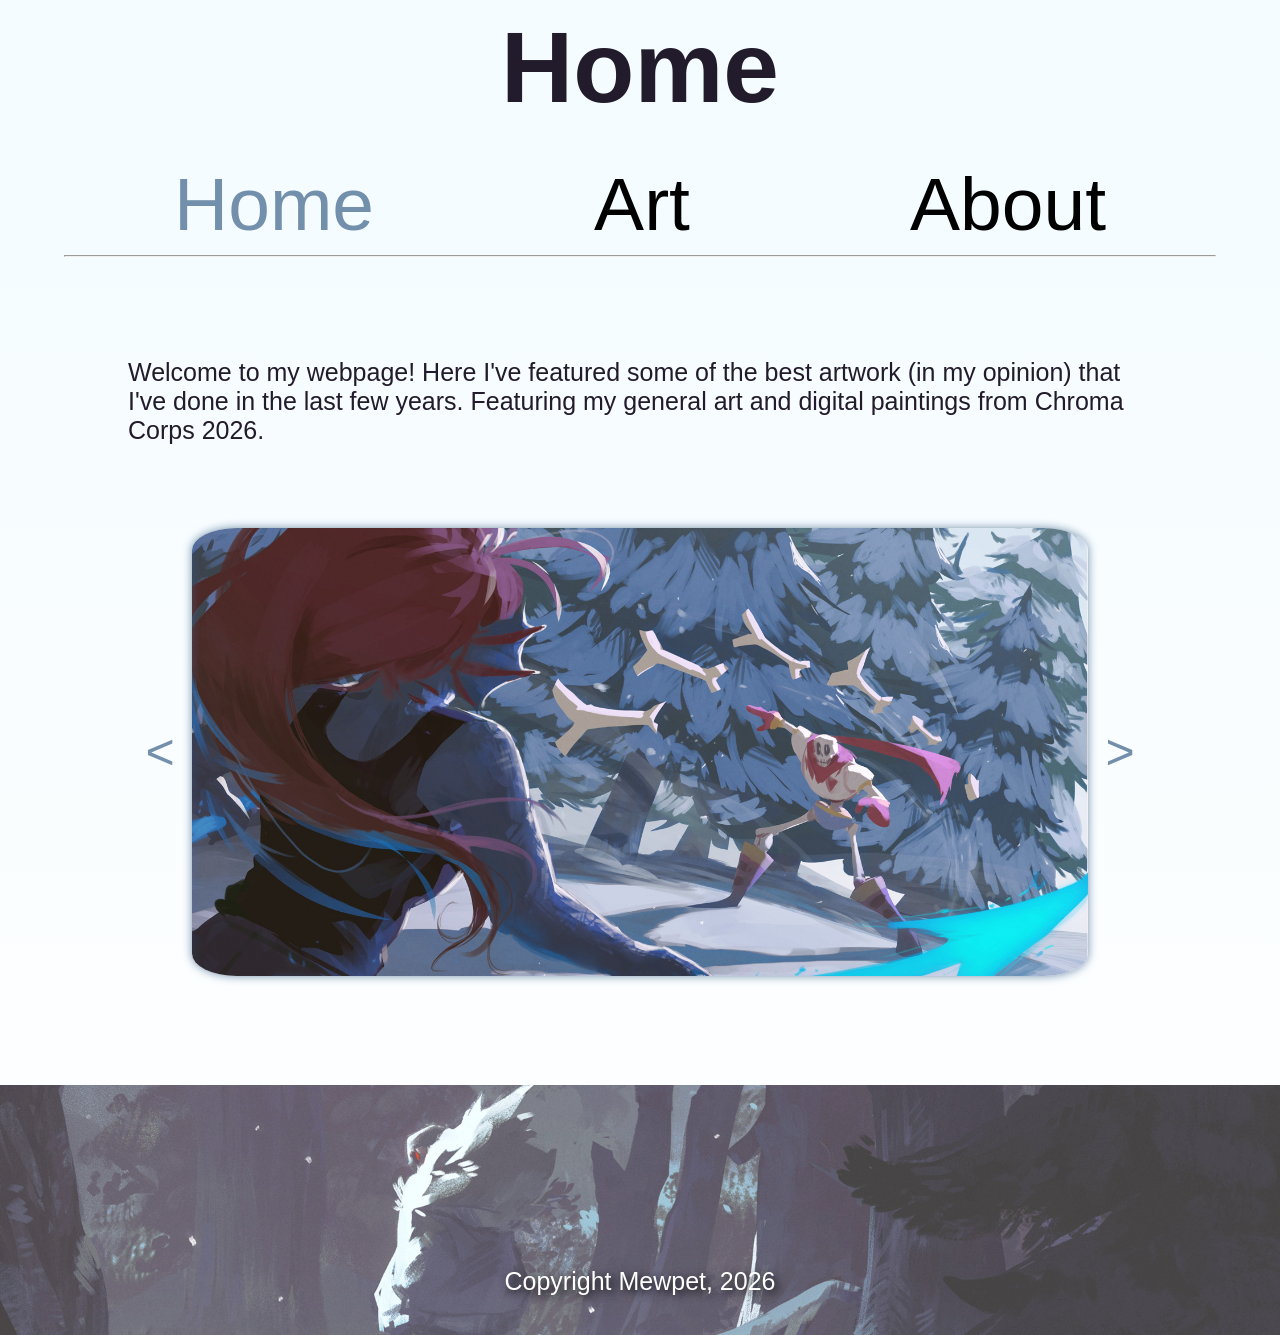
<file: index.html>
<!DOCTYPE html>
<html lang="en">
<head>
    <meta charset="UTF-8">
    <meta name="viewport" content="width=device-width, initial-scale=1.0">
    <title>Home</title>
    <link rel="stylesheet" href="css/design.css">
</head>
<body>
    <header>
        <div id="title-bar">
            <h1>Home</h1>
            <p id="menu-icon" role="button" tabindex="0">≡</p>
        </div>
    
        <nav id="nav" class="hidden">
            <ul>
                <li><a href="index.html" class="current-link">Home</a></li>
                <li><a href="art.html">Art</a></li>
                <li><a href="about.html">About</a></li>
            </ul>
            <hr>
        </nav>
    </header>
    <main>
            <p id="intro">
                Welcome to my webpage! Here I've featured some of the best artwork (in my opinion) that I've done in the last few years.
                Featuring my general art and digital paintings from Chroma Corps 2026.
            </p>
            <div id="carousel">
                <button tabindex="0" id="carousel-left"><</button>
                <img id="carousel-image" src="" alt="Artwork">
                <button tabindex="0" id="carousel-right">></button>
            </div>
            
        </main>
    
    <footer>
        <img src="images/landscape snowy forest.jpg" alt="">
        <p>Copyright Mewpet, 2026</p>
    </footer>
</body>

<script src="js/mobile-dropdown-menu.js"></script>
<script src="js/carousel.js"></script>
</html>
</file>
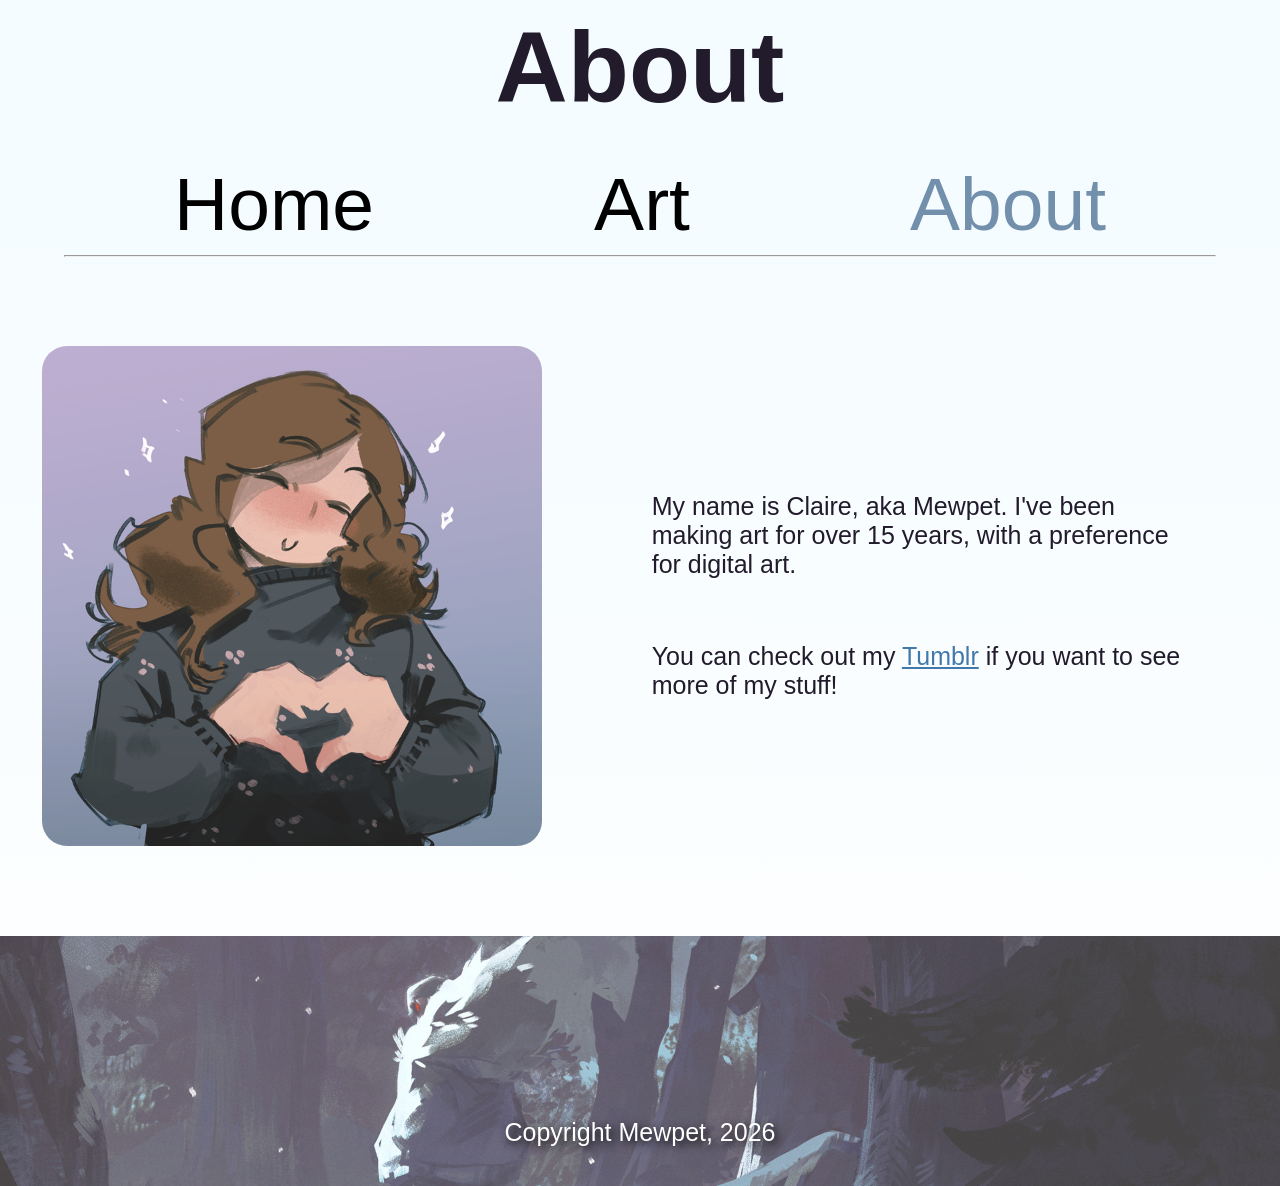
<file: about.html>
<!DOCTYPE html>
<html lang="en">
<head>
    <meta charset="UTF-8">
    <meta name="viewport" content="width=device-width, initial-scale=1.0">
    <title>About</title>
    <link rel="stylesheet" href="css/design.css">
</head>
<body>
    <header>
        <div id="title-bar">
            <h1>About</h1>
            <p id="menu-icon" role="button" tabindex="0">≡</p>
        </div>
            
        <nav id="nav" class="hidden">
            <ul>
                <li><a href="index.html" >Home</a></li>
                <li><a href="art.html" >Art</a></li>
                <li><a href="about.html" class="current-link">About</a></li>
            </ul>
            <hr>
        </nav>
    </header>
    <main>
        <img id="inline-picture" src="images/Me-2026.png" alt="It's a bad MS paint drawing of a girl">
        <div class="content">
            <p>My name is Claire, aka Mewpet. I've been making art for over 15 years, with a preference for digital art.</p>
            <p>You can check out my <a href="https://mewpet.tumblr.com">Tumblr</a> if you want to see more of my stuff!</p>
        </div>
        
    </main>
    <footer>
        <img src="images/landscape snowy forest.jpg" alt="">
        <p>Copyright Mewpet, 2026</p>
    </footer>
</body>

<script src="js/mobile-dropdown-menu.js"></script>
</html>
</file>
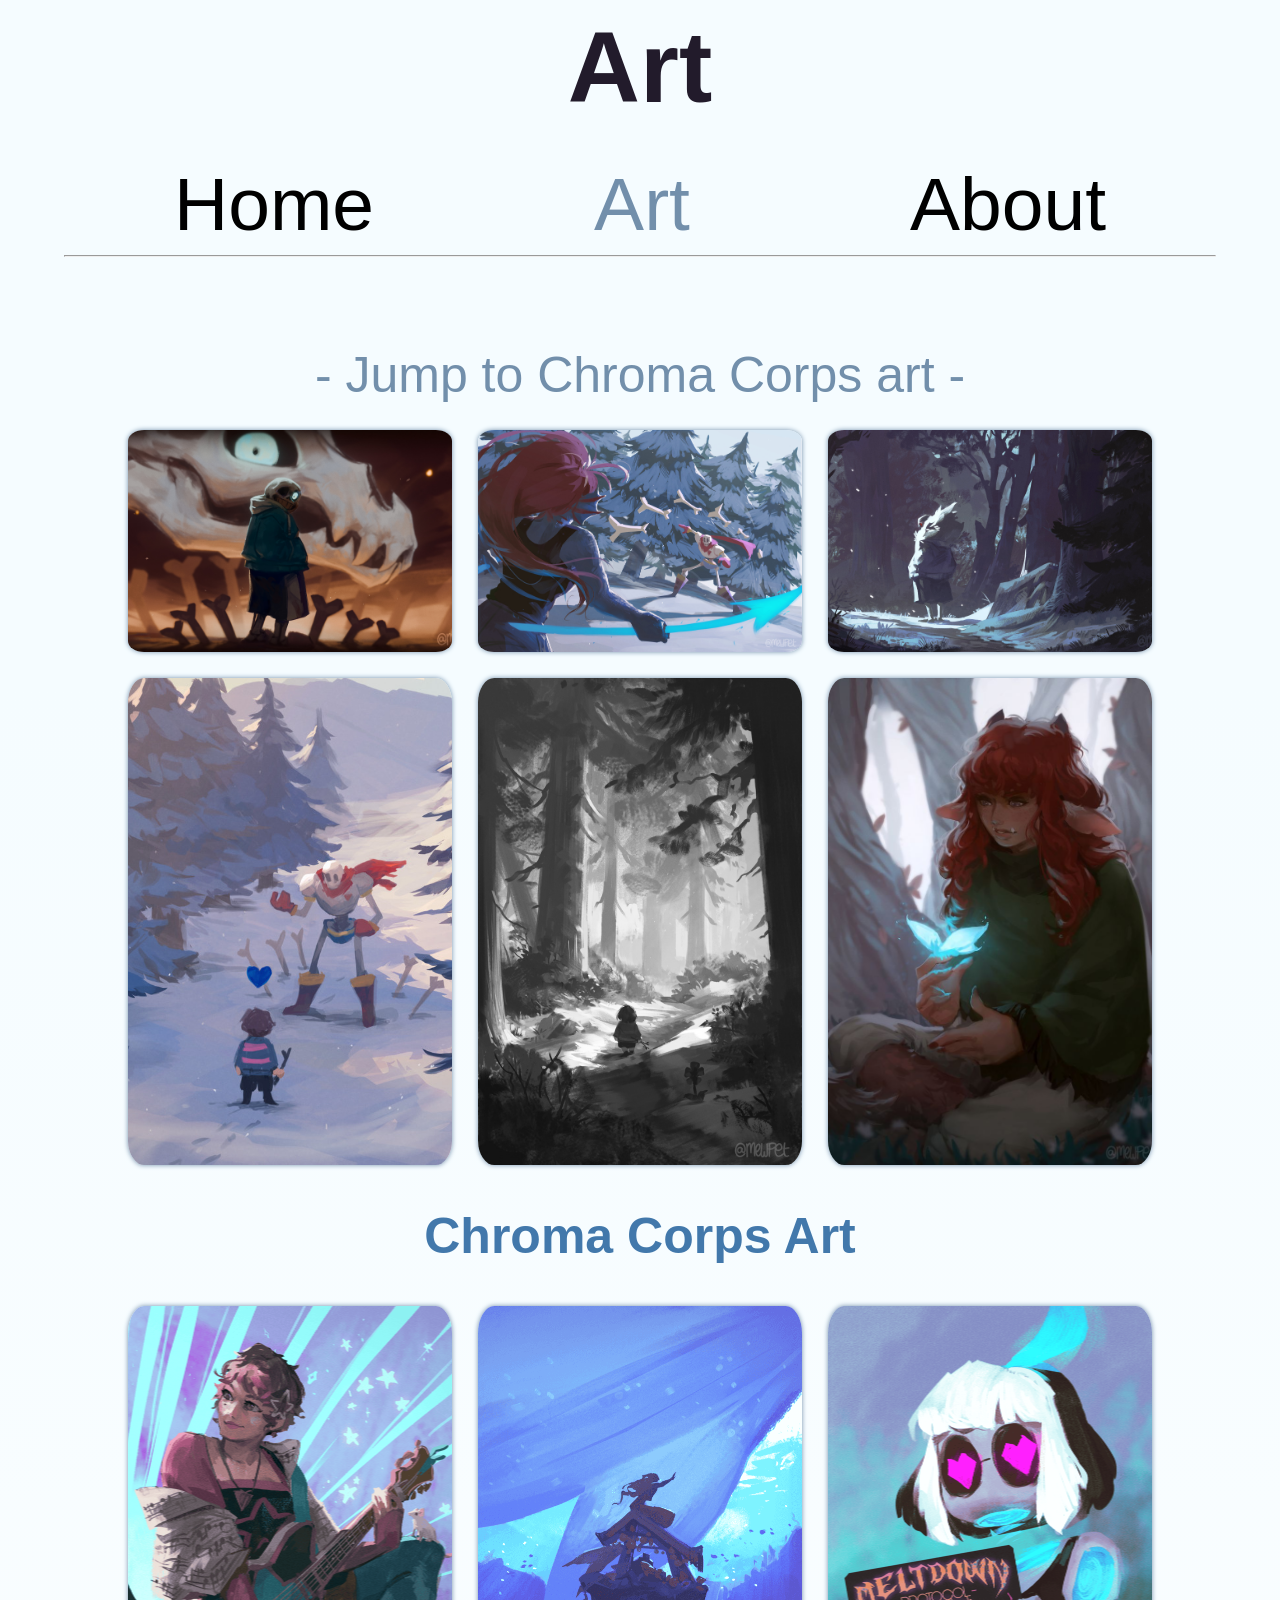
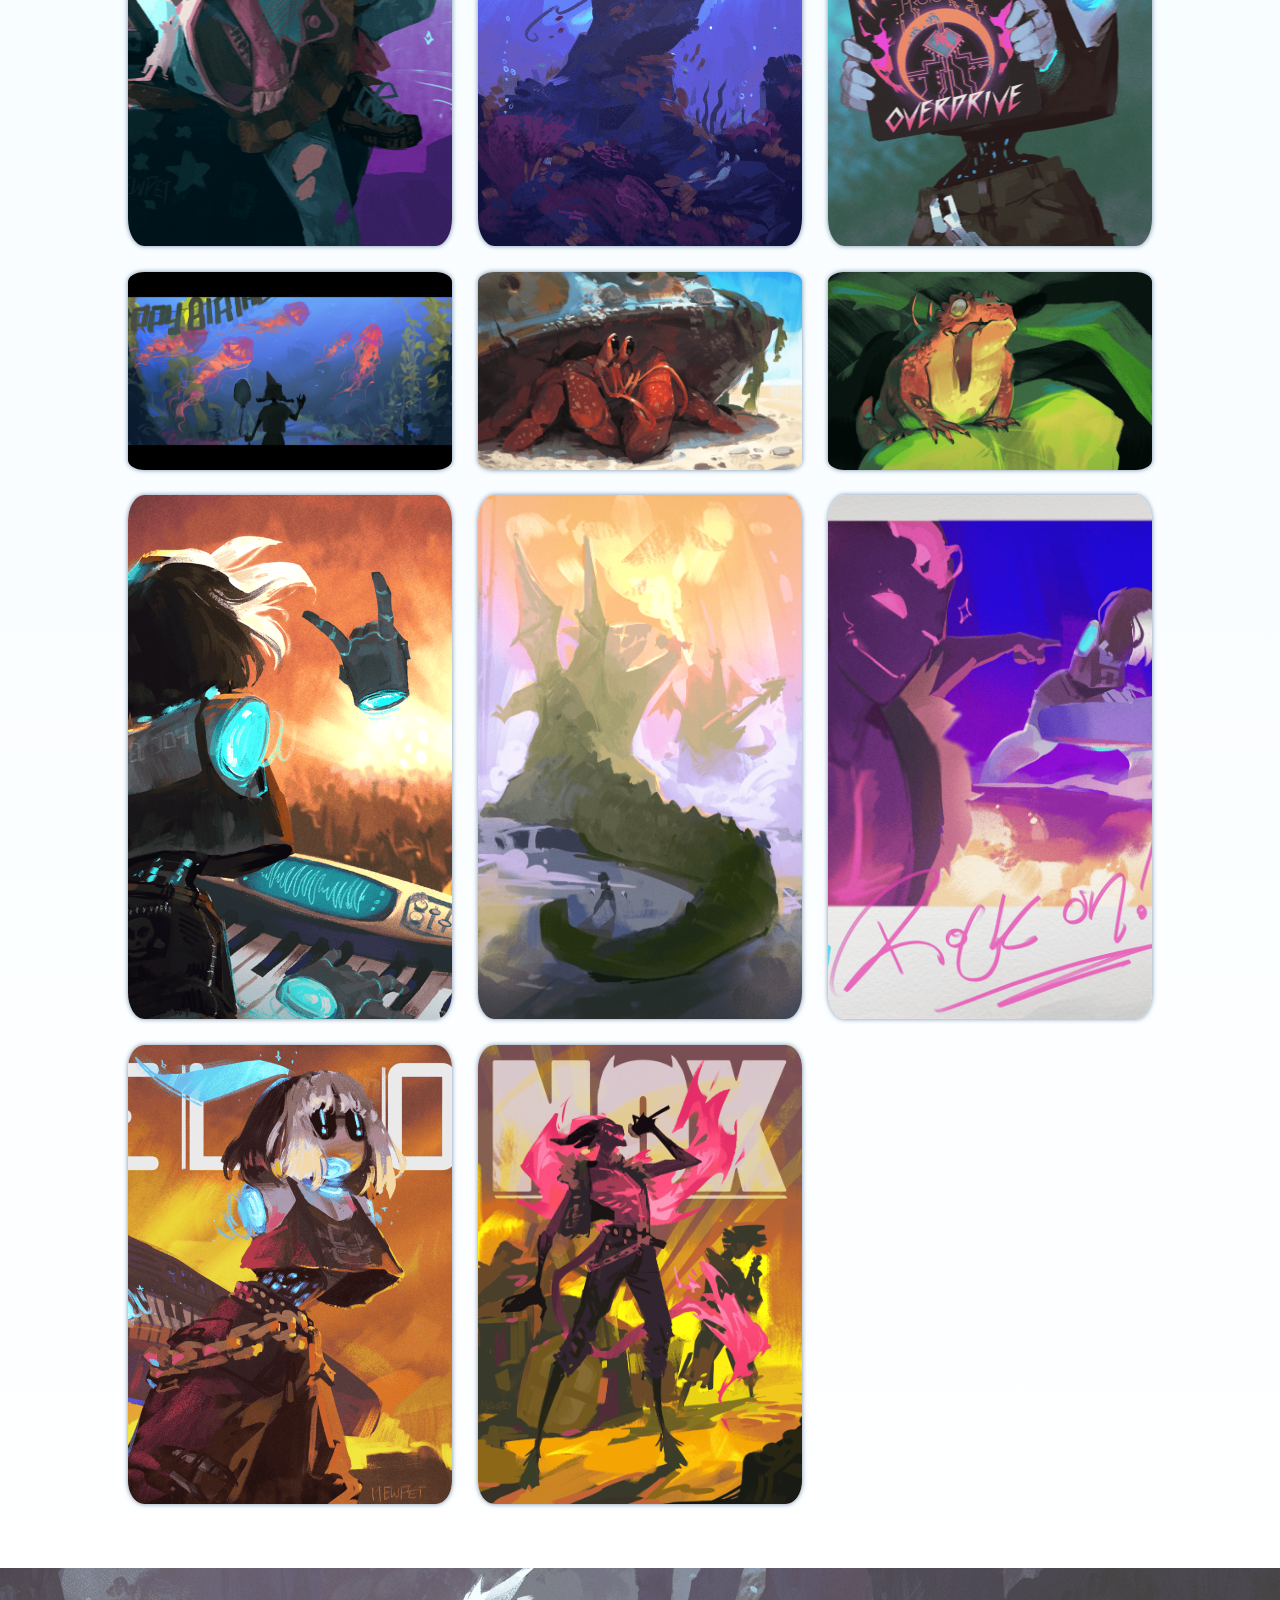
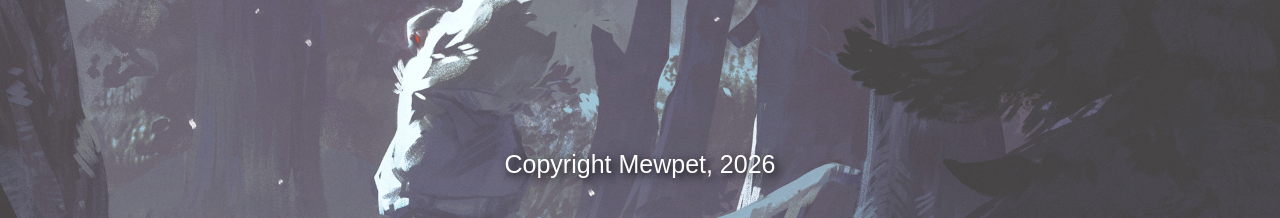
<file: art.html>
<!DOCTYPE html>
<html lang="en">
<head>
    <meta charset="UTF-8">
    <meta name="viewport" content="width=device-width, initial-scale=1.0">
    <title>Art</title>
    <link rel="stylesheet" href="css/design.css">
</head>
<body>
    <header>
        <div id="title-bar">
            <h1>Art</h1>
            <p id="menu-icon" role="button" tabindex="0">≡</p>
        </div>
    
        <nav id="nav" class="hidden">
            <ul>
                <li><a href="index.html">Home</a></li>
                <li><a href="art.html" class="current-link">Art</a></li>
                <li><a href="about.html">About</a></li>
            </ul>
            <hr>
        </nav>
    </header>
    <main>
        <nav aria-label="Art Sections" class = "sub-nav">
            <ul>
                <li><a href="#chroma-art">- Jump to Chroma Corps art -</a></li>
            </ul>

        </nav>
        <div class="images" id="main-art">
            <img class="landscape" src="images/splash art sans gaster blaster.jpg" 
            alt="A colour painting of Sans from Undertale, a huge animal skull floats behind him"
            description = "Sans from Undertale.">
            <img class="landscape" src="images/landscape papyrus undyne.jpg" 
            alt="A dynamic colour painting of Papyrus and Undyne from Undertale, they are in the middle of a sparring match."
            description = "Papyrus and Undyne from Undertale sparring.">
            <img class="landscape" src="images/landscape snowy forest.jpg" 
            alt="An atmospheric colour landscape painting of a snowy forest. A large figure stands in the middle, looking back at the viewer ominously"
            description = "Environment practice.">
            <img class="landscape" src="images/landscape youre blue now.jpg" 
            alt="A colour painting of Papyrus and Frisk from Undertale in a snowy forest."
            description = "Frisk and Papyrus from Undertale meeting.">
            <img class="portrait" src="images/black and white forest.jpg" 
            alt="A black and white painting of a forest, there is a winding path between them with a small child walking along it"
            description = "An inktober piece.">
            <img class="portrait" src="images/portrait miya butterfly.jpg" 
            alt="A colour painting of a girl with goat ears and horns, she is holding a glowing blue butterfly"
            description = "My original character, Miya.">
            
        </div>
        <h2 id = "chroma-art">Chroma Corps Art</h2>
        <div class="images">
            <img class = "portrait" src="images/Day 1 - Fanart.png" 
            alt="A fanart painting of another contestant's character. She is contempary punk, leaning against an amp with her guitar. Several cute mice climb over her."
            description = "Day 1 - Fanart of Celia's character.">
            <img class = "portrait" src="images/Day 14 - underwater shrine.png" 
            alt="A painting of an underwater scene. A small shrine sits atop a rock outcropping. A mermaid sits on top of the shrine, reaching towards a ginat whale passing overhead."
            description = "Day 14 - Underwater Shrine.">
            <img class = "landscape" src="images/Day 7 - album cover.png" 
            alt="A painting of robot character holding a brightly coloured album cover."
            description = "Day 7 - Album Cover.">
            <img class = "landscape" src="images/Day 9 - jellyfish party.png" 
            alt="A paintinig of a childs birthday party at an aquarium. A girl stands against the glass, holding a balloon. Brightly coloured jellyfish float by in the tank."
            description = "Day 9 - Jellyfish Party.">
            <img class = "landscape" src="images/Day 2 - hermit crab.png" 
            alt="A painting of a red hermit crab in a brightly lit environment. For a shell he has chosen an old handpan."
            description = "Day 2 - Hermit Crab">
            <img class = "landscape" src="images/day 16 - zombie dragon toad.png" 
            alt="A brightly coloured painting of an animal hybrid mix of toad, dragon and zombie."
            description = "Day 16 - Zombie-Dragon-Toad.">
            <img class = "landscape" src="images/day 19 - insane guitar solo.png" 
            alt="A painting of a concert, a robot character with its back facing us, looking out over a huge crowd. She's playing a floating keyboard."
            description = "Day 19 - Insane Guitar Solo">
            <img class = "portrait" src="images/Day 25 - nightmare battle.png" 
            alt="A painting of a nightmare scenario where a small robot character is surrounded by two giant dragon-like dinosaurs, playing guitar and firebreathing."
            description = "Day 25 - Nightmare Battle">
            <img class = "landscape" src="images/day 30 - rock on.png" 
            alt="A polaroid-style painting of two characters. One is holding the 'camera' for a selfie. Behind him, a robot character is visible, playing keyboard."
            description = "Day 30 - Rock On">
            <img class = "landscape" src="images/melody-splashart.png" 
            alt="A painting featuring a robot character called MEL-004. She is standing in front of her instrument, a floating electronic keybaord."
            description = "Cadet Sheet for Mel-004">
            <img class = "portrait" src="images/Nox-Splashart-fixed.png" 
            alt="A painting featuring a demon-like character with fiery hair and tail called Nox. He is singing into a microphone."
            description = "Cadet Sheet for Nox">
        </div>
        
    </main>
    <div id="enlarged-image" class = "hidden">
    </div>
    <footer>
        <img src="images/landscape snowy forest.jpg" alt="">
        <p>Copyright Mewpet, 2026</p>
    </footer>
</body>

<script src="js/mobile-dropdown-menu.js"></script>
<script src="js/image-click-enlarge.js"></script>
</html>
</file>
<file: css/design.css>
:root{
    --main-colour: #221b2b;
    --mid-colour: #728FAB;
    --accent-colour:#4278ab;
    --bright-colour:rgba(255,255,255,.8);
    --background-colour:linear-gradient(0deg, white 0%, #f5fcff 80%);
    --normal-font-size:min(25px, 10vw);
}

body{
    font-family:Verdana, Geneva, Tahoma, sans-serif;
    margin:0;
    padding:0;
    border:0;
    color: var(--main-colour);
    background: var(--background-colour);
}
a{
    color: #4278ab;
}
p{
    max-width: 80%;
    justify-self:center;
    padding: 1% 3%;
    font-size: var(--normal-font-size);

}
button{
    background-color: rgba(0,0,0,0);
    border:none;
    color: var(--mid-colour);
}
header{
    padding:0 5%;
}
#title-bar{
    display: grid;
    grid-template-columns: 75% 25%;
    align-items: center;
    height:min(15vh,30vw);
}
h1{
    display: inline-block;
    font-size: min(20vw, 100px, 20vh);
    text-align: center;
    border:0;
    margin:0;
    padding:0;
}
h2{
    width:100%;
    text-align: center;
    font-size: min(9vw, 50px);
    color: var(--accent-colour);
}
#menu-icon{
    font-size: min(17vw, 85px, 15vh);
    padding: 0;
    border:0;
    margin:0;
    text-align: center;
}
#menu-icon:hover{
    cursor:pointer;
}
nav>ul{
    margin:0;
    margin-top:2vw;
    padding:0;
    display: flex;
    flex-direction: column;
    font-size:min(12vw, 75px);
    list-style-type: none;
    text-align: center;
}
nav a{
    display: inline-block;
    text-decoration: none;
    color: black;
    transition: transform 1s;
}
nav a:hover{
    color:var(--accent-colour);
    transform:scale(1.1, 1.1);
}

.sub-nav{
    width: 100%;
}
.sub-nav ul{
    font-size:min(5vw, 50px);
    margin-bottom: 2vw;
}

.sub-nav a{
    color: var(--mid-colour);
    transition: none;
}


header{
    margin-bottom: 5%;
}

.current-link{
    color: var(--mid-colour);
}

@keyframes drop-down{
    from{top:-30px;
    opacity: 0}
    to{top:0px; opacity:1};
}
@keyframes fade-in{
    from{opacity:0}
    to{opacity:1};
}
@keyframes fade-out{
    from{opacity:1};
    to{opacity:0};
}
@keyframes fade-between{
    0%{opacity:1};
    50%{opacity:0};
    100%{opacity: 1};
}
.fade-between{
    animation:fade-between 1s;
}
.fade-out{
    animation:fade-out 1s forwards;
}
.fade-in{
    animation:fade-in 1s;
}
.hidden{
    display:none;
}
.visible-no-animation{
    position:relative;
    animation:fade-in 0.5s;
}
.visible{
    position:relative;
    animation:drop-down .8s;
}
main{
    display: grid;
    grid-template-columns: 1fr;
    min-height:50vh;
}
main .content{
     display:grid;
    }
main>div{
        justify-self: center;
        max-width:90vw;
    }
#inline-picture{
    justify-self:center;
    width:75vw;
    aspect-ratio: 1;
    border-radius: 5%;
}
#carousel{
    display:grid;
    grid-template-columns: 1fr 5fr 1fr;
    align-items: center;
    justify-items: center;
}
#carousel button{
    padding: 5%;
    font-size: 50px;
    cursor:pointer;
}
#carousel img{
    display:inline-block;
    width:100%;
    aspect-ratio: 1.1;
    max-height: 60vh;
    object-fit: cover;
    border-radius: 5%;
    box-shadow: 0px 0px 10px var(--mid-colour);
}
.images{
    width:90vw;
    display:grid;
    gap: 2vw;
    justify-items: center;
    align-items: center;
}
.images img{
    width:90vw;
    max-height: 60vh;
    border-radius: 5%;
    box-shadow: 0px 0px 5px var(--mid-colour);
}
.portrait{
    object-fit: cover;
    height: 100%;
}
.landscape{
    object-fit: cover;
}
.enlarged-image{
    animation:fade-in 0.5s;
    display:flex;
    flex-direction: column;
    position:fixed;
    width:100vw;
    height:100vh;
    left:0px;
    top:0px;
    align-items: center;
    justify-content: center;
    background-color: rgba(20, 20, 20, 0.75);
}
.enlarged-image img{
    max-height:60vh;
    height:fit-content;
    max-width:80vw;
    object-fit: contain;
    display:block;
    margin: 0 auto;
    box-shadow: 0px 0px 10px black;
}
.enlarged-image p{
    text-align: center;
    margin:10px;
    color: white;
    max-width:70vw;
    background-color: rgba(0,0,0,0.8);
}

footer{
    height:250px;
    display: grid;
    margin-top:5%;
    /* background-color: darkblue;
    background-image: url("../images/landscape snowy forest.jpg");
    background-size:cover;
    
    background-position: bottom;
    opacity: 0.8; */
    
}
footer img{
    position:absolute;
    opacity:0.8;
    width:100vw;
    height:250px;
    object-fit: cover;
    z-index: -1;
}
footer p{
    color: white;
    text-shadow: 3px 3px 10px black;
    margin:2%;
    align-self: end;
}

@media screen and (min-width:700px){
    #menu-icon{
        display:none;
    }
    #title-bar{
        grid-template-columns: 1fr;
    }
    main{
        display:flex;
        flex-wrap: wrap;
        justify-content: space-evenly;
    }
    main>div{
        max-width:80vw;
    }
    
    #inline-picture{
        display:inline-block;
        margin:2%;
        width:500px;
    }
    nav{
        display:block !important;
    }
    nav>ul{
        flex-direction: row;
        justify-content: space-around;
    }
    #carousel img{
        max-height:70vh;
        margin: 5%;
        aspect-ratio: 1.3;
    }
    .images{
        grid-template-columns: 1fr 1fr;
    }
    .images img{
        width:100%;
    }
    .landscape{
        height:100%;
    }
    #enlarged-image img{
        height:fit-content;
    }
}

@media screen and (min-width:1000px){
    main>.content{
        max-width:calc(100vw - 600px);
        align-self: center;
    }
    #carousel img{
        aspect-ratio: 2;
        width:70vw;
    }
    .images{
        grid-template-columns: 1fr 1fr 1fr;
    }
}

@media (prefers-reduced-motion: reduce){
    .fade-out{
        animation:none !important;
    }
    .fade-in{
        animation:none !important;
    }
    nav a:hover{
        color:var(--accent-colour);
        transform:none;
    }
    .visible{animation:none;}
}
@media (prefers-color-scheme: dark) {
    body{
        color: var(--bright-colour);
        background:none;
        background-color: var(--main-colour);
    }
    nav a{
        color:var(--accent-colour);
    }
    .current-link{
        color: var(--mid-colour);
    }
    nav a:hover{
        color:var(--bright-colour);
    }
}

@media (prefers-contrast: less) {
    body{color:var(--accent-colour)};
}
</file>
